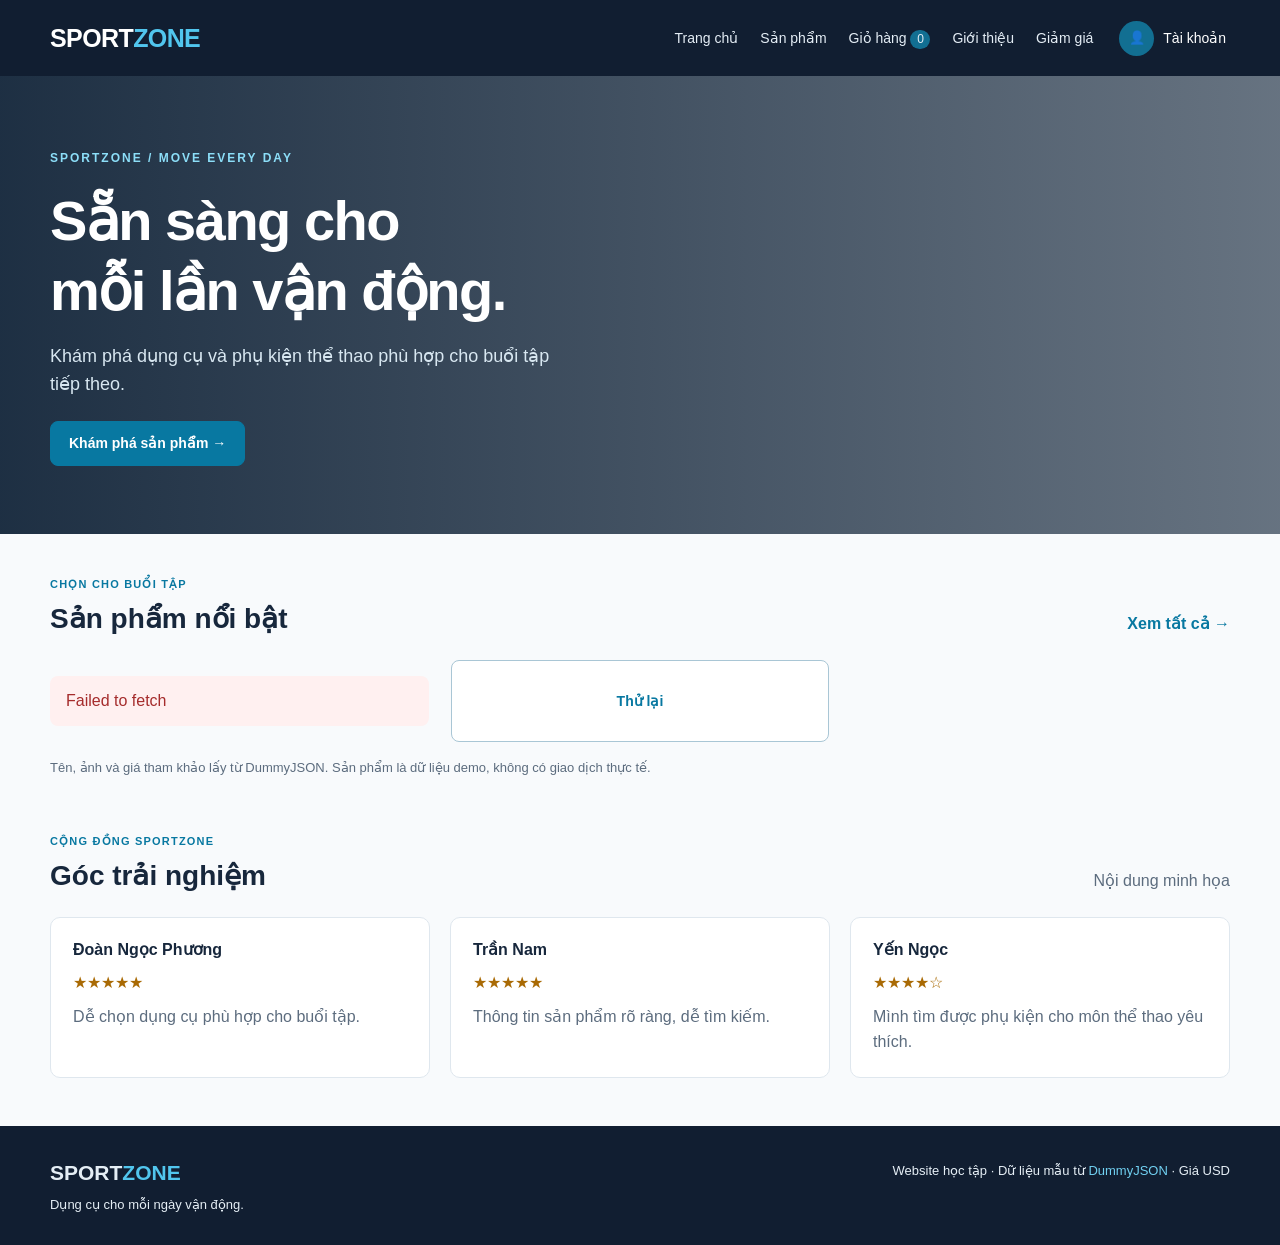
<file: index.html>
<!doctype html>
<html lang="vi"><head><meta charset="utf-8"><meta name="viewport" content="width=device-width, initial-scale=1"><meta name="description" content="SportZone - Dụng cụ và phụ kiện thể thao"><title>Trang chủ | SportZone</title><link rel="stylesheet" href="css/style.css"></head>
<body ><a class="skip-link" href="#main">Đến nội dung</a>
<nav class="navbar" aria-label="Điều hướng chính">
      <a class="logo" href="index.html" aria-label="SportZone - Trang chủ">SPORT<span>ZONE</span></a>

      <div class="menu">
        <a href="index.html">Trang chủ</a>
        <a href="products.html">Sản phẩm</a>
        <a href="cart.html">Giỏ hàng <span class="cart-badge" data-cart-count>0</span></a>
        <a href="introduce.html">Giới thiệu</a>
        <a href="sale.html">Giảm giá</a>

        <!-- Khu vực tài khoản -->
        <div class="account-area" id="accountArea">
          <button class="account-btn" id="accountBtn" type="button">
            <span class="user-icon">👤</span>
            <span id="accountLabel">Tài khoản</span>
          </button>

          <div class="account-dropdown" id="accountDropdown">
            <div class="account-info">
              <div class="dropdown-avatar" id="dropdownAvatar">N</div>

              <div>
                <strong id="dropdownName">Tài khoản</strong>
                <p id="dropdownEmail"></p>
              </div>
            </div>

            <hr />

            <button type="button" id="logoutBtn" class="logout-btn">
              Đăng xuất
            </button>
          </div>
        </div>
      </div>
    </nav>
<main id="main"><section class="banner"><div class="container hero-copy"><span class="hero-kicker">SPORTZONE / MOVE EVERY DAY</span><h1>Sẵn sàng cho<br>mỗi lần vận động.</h1><p>Khám phá dụng cụ và phụ kiện thể thao phù hợp cho buổi tập tiếp theo.</p><a class="button" href="products.html">Khám phá sản phẩm →</a></div></section>
<section class="container section-space"><div class="section-heading"><div><span class="eyebrow">CHỌN CHO BUỔI TẬP</span><h2>Sản phẩm nổi bật</h2></div><a class="text-link" href="products.html">Xem tất cả →</a></div><div class="products featured-products" id="featured-products" aria-live="polite"></div><p class="source-note">Tên, ảnh và giá tham khảo lấy từ DummyJSON. Sản phẩm là dữ liệu demo, không có giao dịch thực tế.</p></section>
<section class="container section-space"><div class="section-heading"><div><span class="eyebrow">CỘNG ĐỒNG SPORTZONE</span><h2>Góc trải nghiệm</h2></div><span class="muted">Nội dung minh họa</span></div><div class="reviews"><article class="review"><h3>Đoàn Ngọc Phương</h3><p class="stars" aria-label="5 sao">★★★★★</p><p>Dễ chọn dụng cụ phù hợp cho buổi tập.</p></article><article class="review"><h3>Trần Nam</h3><p class="stars" aria-label="5 sao">★★★★★</p><p>Thông tin sản phẩm rõ ràng, dễ tìm kiếm.</p></article><article class="review"><h3>Yến Ngọc</h3><p class="stars" aria-label="4 sao">★★★★☆</p><p>Mình tìm được phụ kiện cho môn thể thao yêu thích.</p></article></div></section></main>
<footer><div class="container footer-inner"><div><strong>SPORT<span>ZONE</span></strong><p>Dụng cụ cho mỗi ngày vận động.</p></div><p>Website học tập · Dữ liệu mẫu từ <a href="https://dummyjson.com/docs/products" target="_blank" rel="noopener">DummyJSON</a> · Giá USD</p></div></footer>
<!-- Đúng thứ tự: cấu hình -> fetch -> UI/giỏ dùng chung -> script trang. -->
<script src="scripts/config.js" defer></script>
<script src="scripts/api.js" defer></script>
<script src="scripts/ui.js" defer></script>
<script src="scripts/cart-store.js" defer></script>
<script src="scripts/account.js" defer></script>
<script src="scripts/home.js" defer></script>
</body></html>
</file>
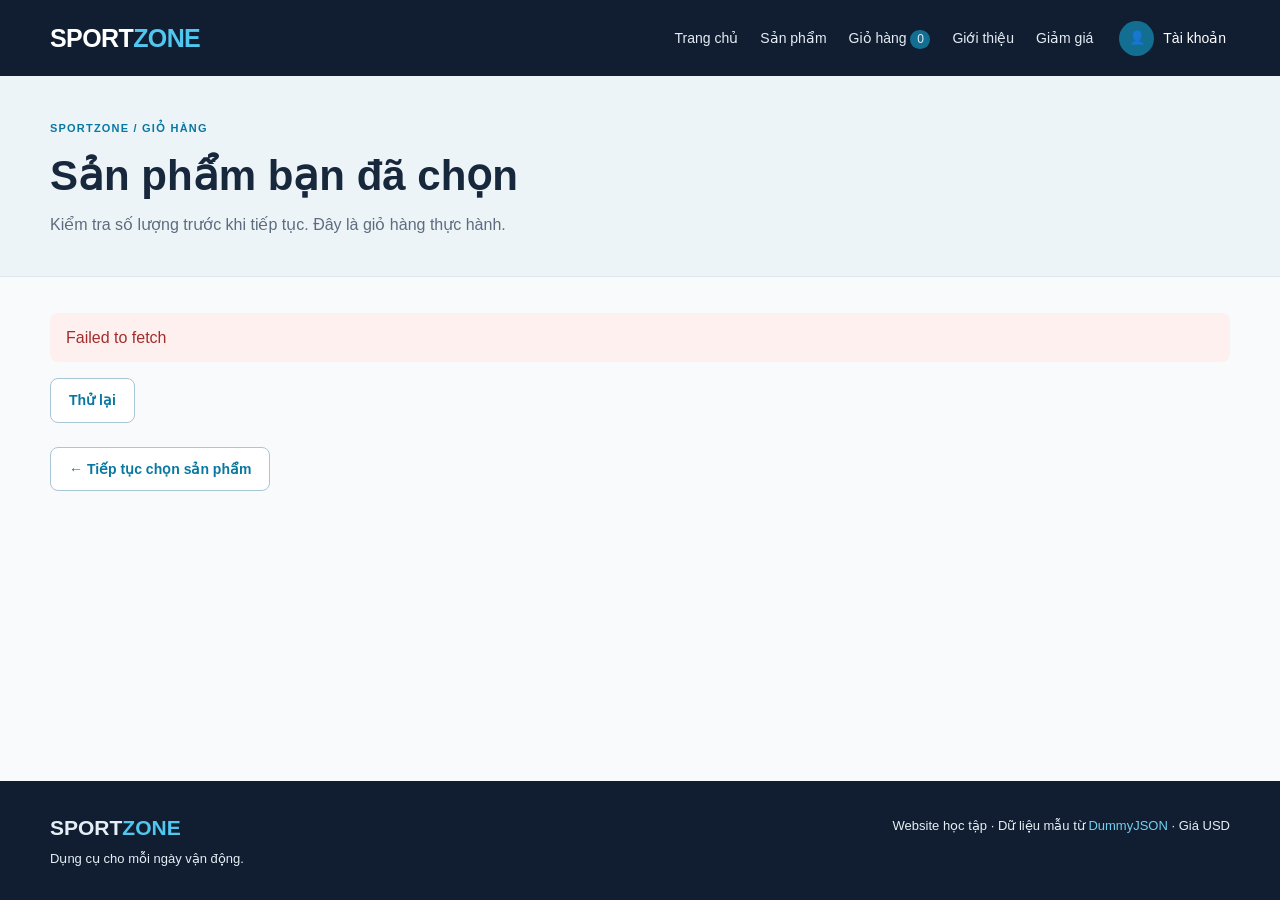
<file: cart.html>
<!doctype html>
<html lang="vi"><head><meta charset="utf-8"><meta name="viewport" content="width=device-width, initial-scale=1"><meta name="description" content="SportZone - Dụng cụ và phụ kiện thể thao"><title>Giỏ hàng | SportZone</title><link rel="stylesheet" href="css/style.css"></head>
<body ><a class="skip-link" href="#main">Đến nội dung</a>
<nav class="navbar" aria-label="Điều hướng chính">
      <a class="logo" href="index.html" aria-label="SportZone - Trang chủ">SPORT<span>ZONE</span></a>

      <div class="menu">
        <a href="index.html">Trang chủ</a>
        <a href="products.html">Sản phẩm</a>
        <a href="cart.html">Giỏ hàng <span class="cart-badge" data-cart-count>0</span></a>
        <a href="introduce.html">Giới thiệu</a>
        <a href="sale.html">Giảm giá</a>

        <!-- Khu vực tài khoản -->
        <div class="account-area" id="accountArea">
          <button class="account-btn" id="accountBtn" type="button">
            <span class="user-icon">👤</span>
            <span id="accountLabel">Tài khoản</span>
          </button>

          <div class="account-dropdown" id="accountDropdown">
            <div class="account-info">
              <div class="dropdown-avatar" id="dropdownAvatar">N</div>

              <div>
                <strong id="dropdownName">Tài khoản</strong>
                <p id="dropdownEmail"></p>
              </div>
            </div>

            <hr />

            <button type="button" id="logoutBtn" class="logout-btn">
              Đăng xuất
            </button>
          </div>
        </div>
      </div>
    </nav>
<main id="main"><header class="page-heading"><div class="container"><span class="eyebrow">SPORTZONE / GIỎ HÀNG</span><h1>Sản phẩm bạn đã chọn</h1><p>Kiểm tra số lượng trước khi tiếp tục. Đây là giỏ hàng thực hành.</p></div></header><section class="container section-space"><div id="cart-content" class="cart-list" aria-live="polite"></div><a class="button secondary" href="products.html">← Tiếp tục chọn sản phẩm</a></section><template id="cart-item-template"><article class="cart-item"><img alt=""><div><h2 class="cart-item-title"></h2><p class="cart-item-price muted"></p><div class="cart-controls"><label>Số lượng <input class="cart-quantity" type="number" min="1" step="1"></label><button class="remove-item" type="button">Xóa</button></div></div><strong class="cart-line-total"></strong></article></template></main>
<footer><div class="container footer-inner"><div><strong>SPORT<span>ZONE</span></strong><p>Dụng cụ cho mỗi ngày vận động.</p></div><p>Website học tập · Dữ liệu mẫu từ <a href="https://dummyjson.com/docs/products" target="_blank" rel="noopener">DummyJSON</a> · Giá USD</p></div></footer>
<!-- Đúng thứ tự: cấu hình -> fetch -> UI/giỏ dùng chung -> script trang. -->
<script src="scripts/config.js" defer></script>
<script src="scripts/api.js" defer></script>
<script src="scripts/ui.js" defer></script>
<script src="scripts/cart-store.js" defer></script>
<script src="scripts/account.js" defer></script>
<script src="scripts/cart.js" defer></script>
</body></html>
</file>
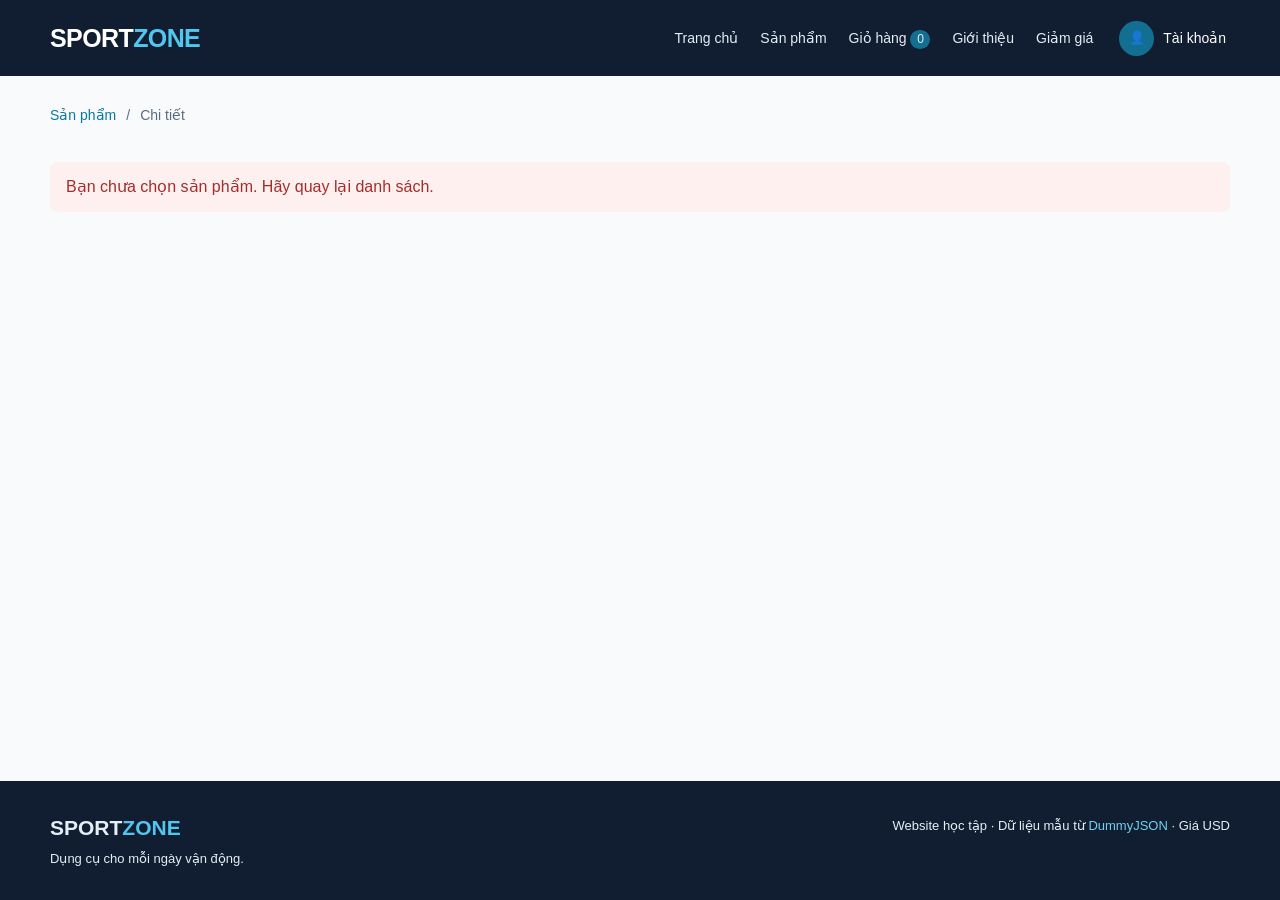
<file: detail.html>
<!doctype html>
<html lang="vi"><head><meta charset="utf-8"><meta name="viewport" content="width=device-width, initial-scale=1"><meta name="description" content="SportZone - Dụng cụ và phụ kiện thể thao"><title>Chi tiết sản phẩm | SportZone</title><link rel="stylesheet" href="css/style.css"></head>
<body ><a class="skip-link" href="#main">Đến nội dung</a>
<nav class="navbar" aria-label="Điều hướng chính">
      <a class="logo" href="index.html" aria-label="SportZone - Trang chủ">SPORT<span>ZONE</span></a>

      <div class="menu">
        <a href="index.html">Trang chủ</a>
        <a href="products.html">Sản phẩm</a>
        <a href="cart.html">Giỏ hàng <span class="cart-badge" data-cart-count>0</span></a>
        <a href="introduce.html">Giới thiệu</a>
        <a href="sale.html">Giảm giá</a>

        <!-- Khu vực tài khoản -->
        <div class="account-area" id="accountArea">
          <button class="account-btn" id="accountBtn" type="button">
            <span class="user-icon">👤</span>
            <span id="accountLabel">Tài khoản</span>
          </button>

          <div class="account-dropdown" id="accountDropdown">
            <div class="account-info">
              <div class="dropdown-avatar" id="dropdownAvatar">N</div>

              <div>
                <strong id="dropdownName">Tài khoản</strong>
                <p id="dropdownEmail"></p>
              </div>
            </div>

            <hr />

            <button type="button" id="logoutBtn" class="logout-btn">
              Đăng xuất
            </button>
          </div>
        </div>
      </div>
    </nav>
<main id="main"><div class="container breadcrumb"><a href="products.html">Sản phẩm</a><span aria-hidden="true">/</span><span id="breadcrumb-title">Chi tiết</span></div><section class="container section-space"><div id="product-detail" aria-busy="true">Đang tải thông tin sản phẩm...</div></section>
<template id="detail-template"><div class="detail-layout"><div class="detail-gallery"><div class="detail-image-box"><img class="detail-image" alt=""></div><div class="detail-thumbnails"></div></div><article class="detail-info"><span class="eyebrow">DỤNG CỤ THỂ THAO</span><h1 class="detail-title"></h1><p class="detail-rating muted"></p><p class="detail-price price"></p><p class="source-note">Giá tham khảo · USD · Sản phẩm demo</p><p class="detail-description"></p><p class="detail-stock stock"></p><form id="add-form"><label for="quantity">Số lượng</label><div class="quantity-control"><button type="button" data-step="-1" aria-label="Giảm số lượng">−</button><input id="quantity" type="number" min="1" step="1" value="1" required inputmode="numeric"><button type="button" data-step="1" aria-label="Tăng số lượng">+</button></div><div class="detail-actions"><button id="add-product" type="submit" class="button">Thêm vào giỏ hàng</button><a class="button secondary" href="cart.html">Xem giỏ hàng</a></div><p id="add-message" role="status" aria-live="polite"></p></form><dl class="product-specs"><div><dt>Thương hiệu</dt><dd class="detail-brand"></dd></div><div><dt>Mã SKU</dt><dd class="detail-sku"></dd></div><div><dt>Bảo hành mẫu</dt><dd class="detail-warranty"></dd></div><div><dt>Thông tin giao hàng nguồn</dt><dd class="detail-shipping"></dd></div></dl></article></div><section class="detail-review-section"><h2>Đánh giá từ dữ liệu nguồn</h2><p class="muted">Đây là các đánh giá mẫu do API cung cấp.</p><div class="detail-reviews reviews"></div></section></template></main>
<footer><div class="container footer-inner"><div><strong>SPORT<span>ZONE</span></strong><p>Dụng cụ cho mỗi ngày vận động.</p></div><p>Website học tập · Dữ liệu mẫu từ <a href="https://dummyjson.com/docs/products" target="_blank" rel="noopener">DummyJSON</a> · Giá USD</p></div></footer>
<!-- Đúng thứ tự: cấu hình -> fetch -> UI/giỏ dùng chung -> script trang. -->
<script src="scripts/config.js" defer></script>
<script src="scripts/api.js" defer></script>
<script src="scripts/ui.js" defer></script>
<script src="scripts/cart-store.js" defer></script>
<script src="scripts/account.js" defer></script>
<script src="scripts/detail.js" defer></script>
</body></html>
</file>
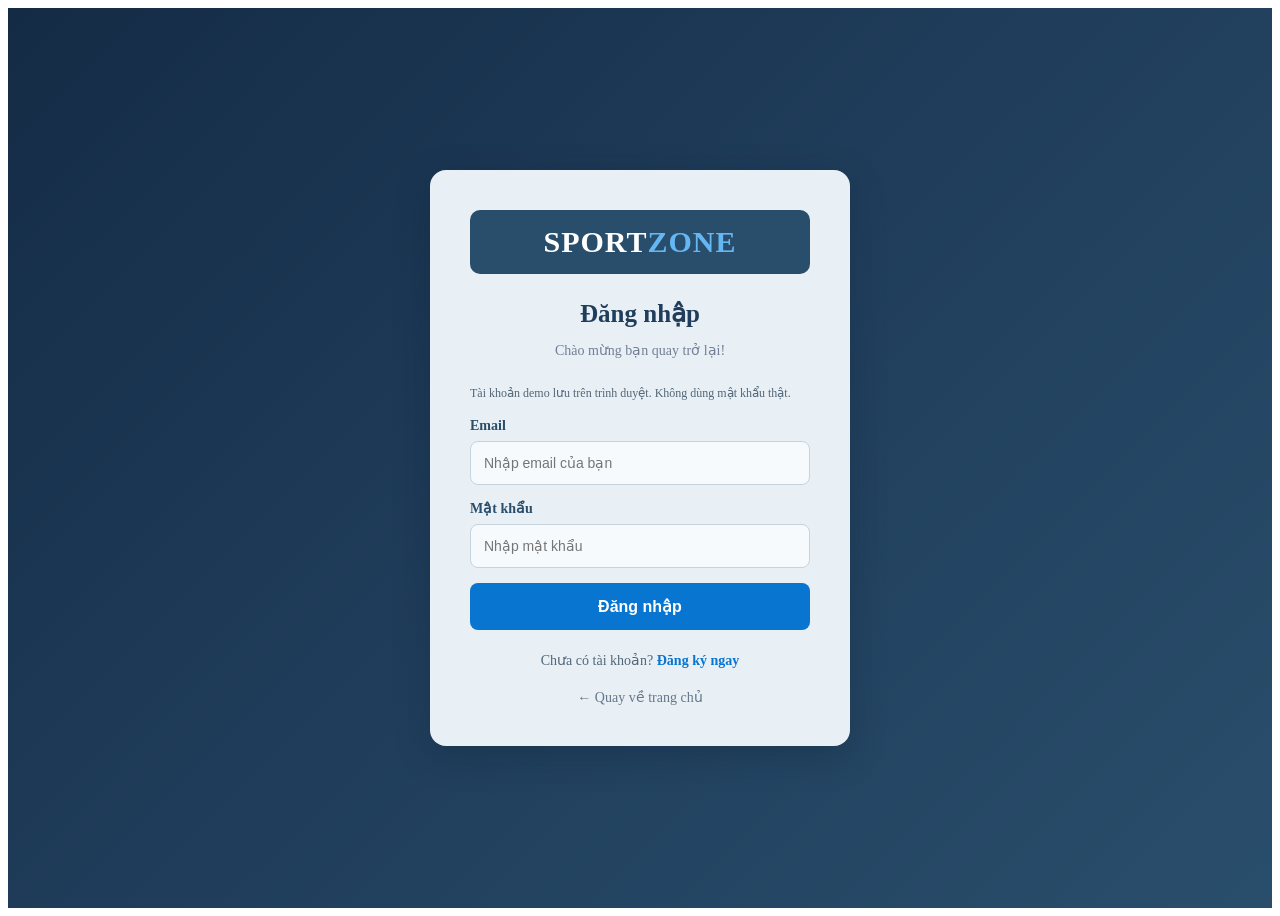
<file: login.html>
<!DOCTYPE html>
<html lang="vi">
<head>
    <meta charset="UTF-8">
    <meta name="viewport" content="width=device-width, initial-scale=1.0">
    <title>Đăng nhập - SportZone</title>
    <link rel="stylesheet" href="css/style1.css">
</head>
<body>

<div class="auth-container">
    <div class="auth-box">
        <h1>SPORT<span>ZONE</span></h1>
        <h2>Đăng nhập</h2>
        <p class="auth-desc">Chào mừng bạn quay trở lại!</p>

        <p class="auth-demo-note">Tài khoản demo lưu trên trình duyệt. Không dùng mật khẩu thật.</p><form>
            <label for="email">Email</label>
            <input id="email" autocomplete="username" type="email" placeholder="Nhập email của bạn" required>

            <label for="password">Mật khẩu</label>
            <input id="password" autocomplete="current-password" type="password" placeholder="Nhập mật khẩu" required>

            <!-- Ghi nhớ/quên mật khẩu: chỉ thêm khi đã xử lý được luồng. -->

            <button type="submit" class="auth-button">
                Đăng nhập
            </button>
        </form>

        <p class="auth-switch">
            Chưa có tài khoản?
            <a href="register.html">Đăng ký ngay</a>
        </p>

        <a href="index.html" class="back-home">← Quay về trang chủ</a>
    </div>
</div>
<script src="./scripts/login.js"></script>

</body>
</html>
</file>
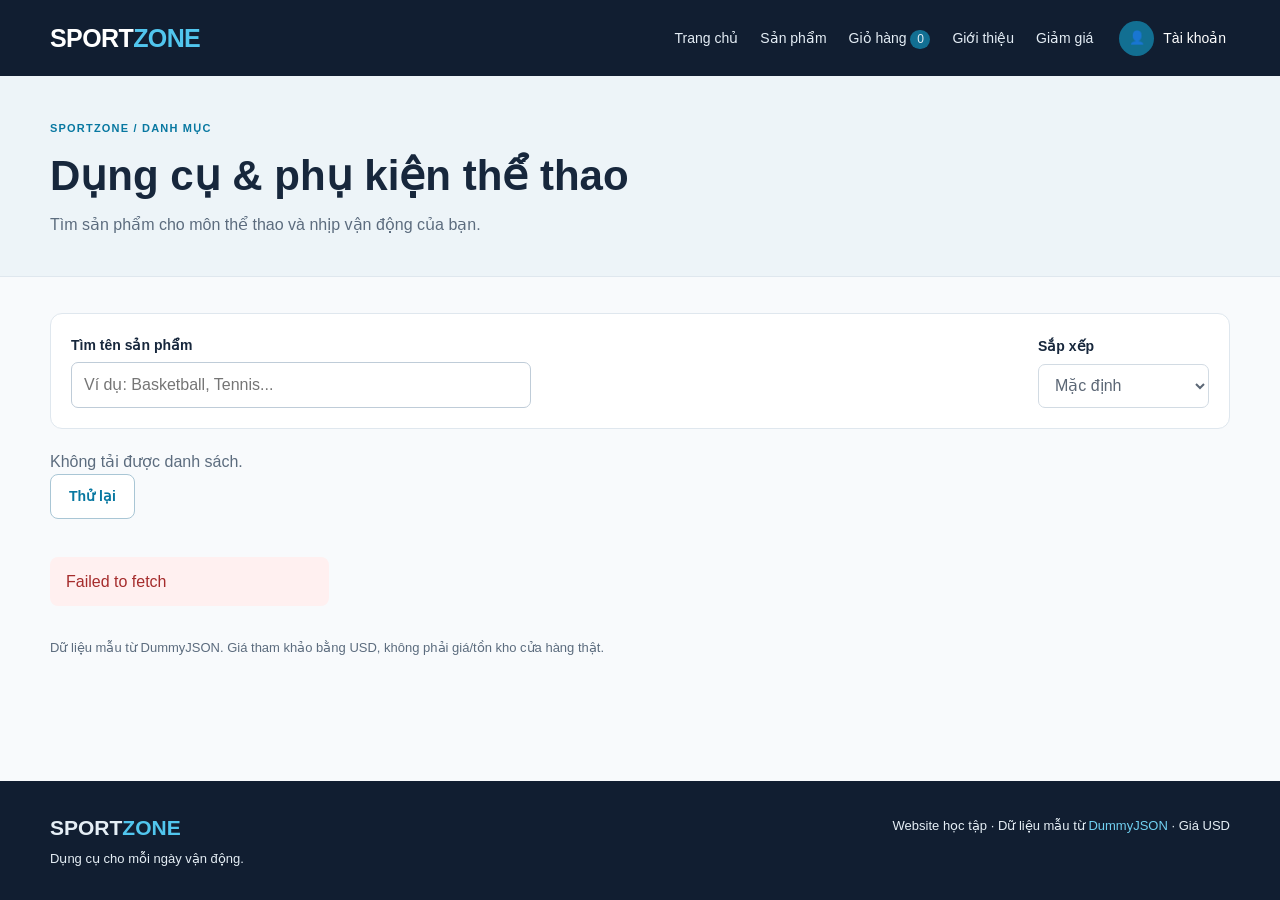
<file: products.html>
<!doctype html>
<html lang="vi"><head><meta charset="utf-8"><meta name="viewport" content="width=device-width, initial-scale=1"><meta name="description" content="SportZone - Dụng cụ và phụ kiện thể thao"><title>Sản phẩm | SportZone</title><link rel="stylesheet" href="css/style.css"></head>
<body ><a class="skip-link" href="#main">Đến nội dung</a>
<nav class="navbar" aria-label="Điều hướng chính">
      <a class="logo" href="index.html" aria-label="SportZone - Trang chủ">SPORT<span>ZONE</span></a>

      <div class="menu">
        <a href="index.html">Trang chủ</a>
        <a href="products.html">Sản phẩm</a>
        <a href="cart.html">Giỏ hàng <span class="cart-badge" data-cart-count>0</span></a>
        <a href="introduce.html">Giới thiệu</a>
        <a href="sale.html">Giảm giá</a>

        <!-- Khu vực tài khoản -->
        <div class="account-area" id="accountArea">
          <button class="account-btn" id="accountBtn" type="button">
            <span class="user-icon">👤</span>
            <span id="accountLabel">Tài khoản</span>
          </button>

          <div class="account-dropdown" id="accountDropdown">
            <div class="account-info">
              <div class="dropdown-avatar" id="dropdownAvatar">N</div>

              <div>
                <strong id="dropdownName">Tài khoản</strong>
                <p id="dropdownEmail"></p>
              </div>
            </div>

            <hr />

            <button type="button" id="logoutBtn" class="logout-btn">
              Đăng xuất
            </button>
          </div>
        </div>
      </div>
    </nav>
<main id="main"><header class="page-heading"><div class="container"><span class="eyebrow">SPORTZONE / DANH MỤC</span><h1>Dụng cụ & phụ kiện thể thao</h1><p>Tìm sản phẩm cho môn thể thao và nhịp vận động của bạn.</p></div></header><section class="container section-space"><div class="catalog-toolbar"><div class="search-field"><label for="product-search">Tìm tên sản phẩm</label><input id="product-search" type="search" maxlength="100" placeholder="Ví dụ: Basketball, Tennis..." disabled></div><div><label for="product-sort">Sắp xếp</label><select id="product-sort" disabled><option value="default">Mặc định</option><option value="low">Giá thấp đến cao</option><option value="high">Giá cao đến thấp</option></select></div></div><p id="product-status" class="muted" role="status" aria-live="polite">Đang chuẩn bị dữ liệu...</p><button id="product-retry" type="button" class="button secondary" hidden>Thử lại</button><div id="product-list" class="products" aria-busy="true"></div><noscript><p class="notice">Hãy bật JavaScript để xem sản phẩm.</p></noscript><p class="source-note">Dữ liệu mẫu từ DummyJSON. Giá tham khảo bằng USD, không phải giá/tồn kho cửa hàng thật.</p></section></main>
<footer><div class="container footer-inner"><div><strong>SPORT<span>ZONE</span></strong><p>Dụng cụ cho mỗi ngày vận động.</p></div><p>Website học tập · Dữ liệu mẫu từ <a href="https://dummyjson.com/docs/products" target="_blank" rel="noopener">DummyJSON</a> · Giá USD</p></div></footer>
<!-- Đúng thứ tự: cấu hình -> fetch -> UI/giỏ dùng chung -> script trang. -->
<script src="scripts/config.js" defer></script>
<script src="scripts/api.js" defer></script>
<script src="scripts/ui.js" defer></script>
<script src="scripts/cart-store.js" defer></script>
<script src="scripts/account.js" defer></script>
<script src="scripts/products.js" defer></script>
</body></html>
</file>
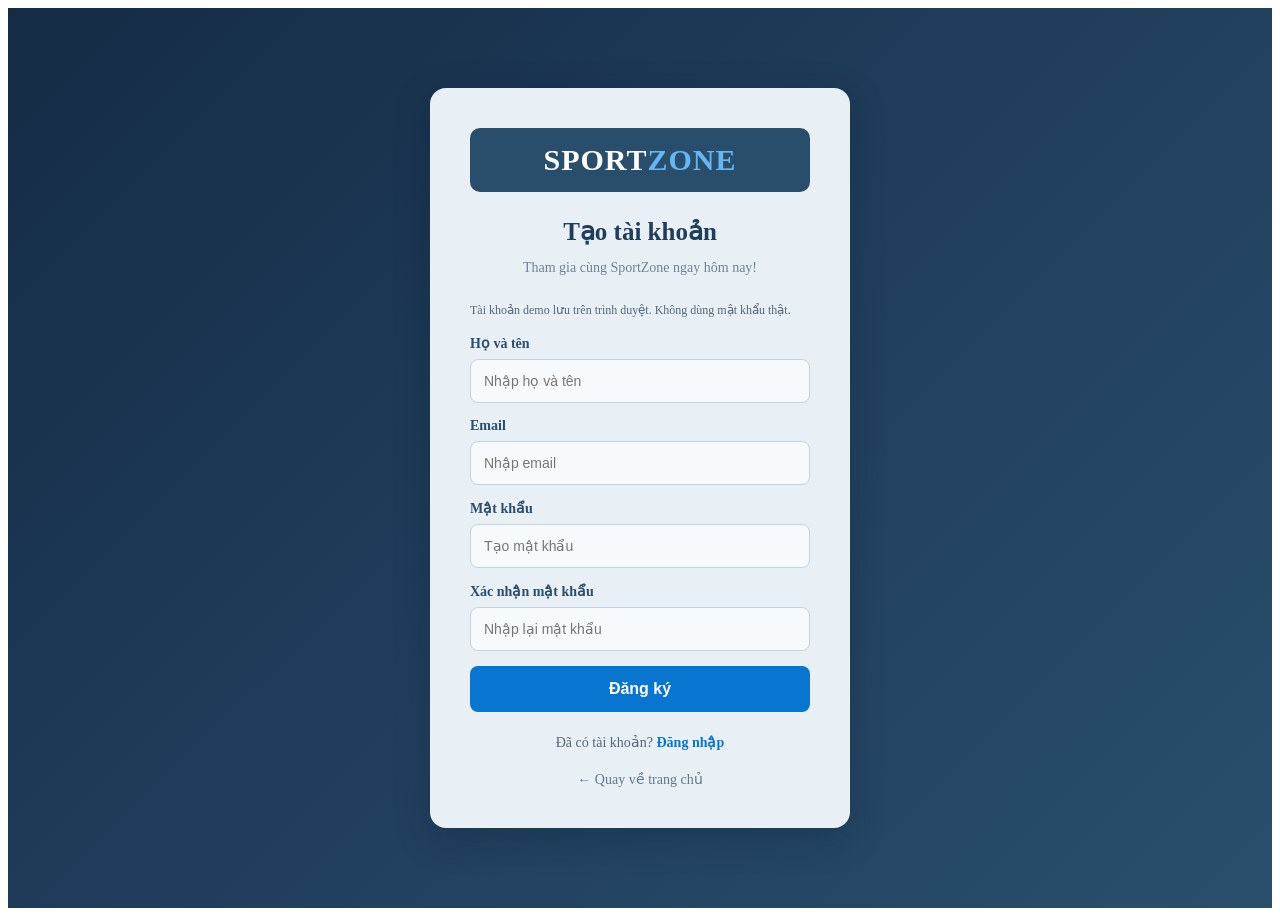
<file: register.html>
<!DOCTYPE html>
<html lang="vi">
<head>
    <meta charset="UTF-8">
    <meta name="viewport" content="width=device-width, initial-scale=1.0">
    <title>Đăng ký - SportZone</title>
    <link rel="stylesheet" href="css/style1.css">
</head>
<body>

<div class="auth-container">
    <div class="auth-box">

        <h1>SPORT<span>ZONE</span></h1>

        <h2>Tạo tài khoản</h2>
        <p class="auth-desc">
            Tham gia cùng SportZone ngay hôm nay!
        </p>

        <p class="auth-demo-note">Tài khoản demo lưu trên trình duyệt. Không dùng mật khẩu thật.</p><form id="registerForm">

            <label for="username">Họ và tên</label>
            <input
                type="text"
                id="username"
                placeholder="Nhập họ và tên"
                required
            >

            <label for="email">Email</label>
            <input
                type="email"
                id="email"
                placeholder="Nhập email"
                required
            >

            <label for="password">Mật khẩu</label>
            <input
                type="password"
                id="password"
                placeholder="Tạo mật khẩu"
                required
            >

            <label for="confirmPassword">Xác nhận mật khẩu</label>
            <input
                type="password"
                id="confirmPassword"
                placeholder="Nhập lại mật khẩu"
                required
            >

            <button type="submit" class="auth-button">
                Đăng ký
            </button>

        </form>

        <p class="auth-switch">
            Đã có tài khoản?
            <a href="login.html">Đăng nhập</a>
        </p>

        <a href="index.html" class="back-home">
            ← Quay về trang chủ
        </a>

    </div>
</div>

<script src="./scripts/register.js"></script>

</body>
</html>
</file>
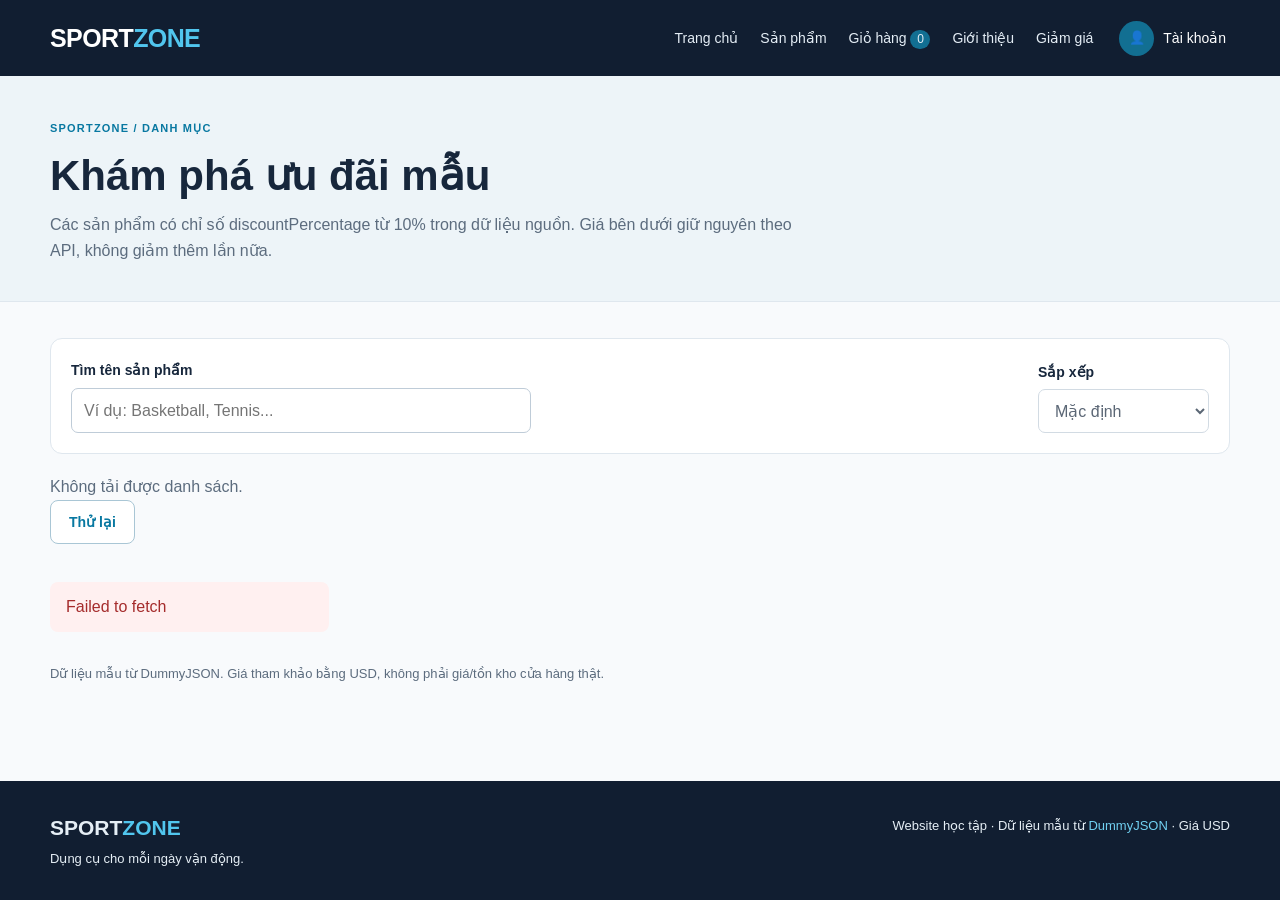
<file: sale.html>
<!doctype html>
<html lang="vi"><head><meta charset="utf-8"><meta name="viewport" content="width=device-width, initial-scale=1"><meta name="description" content="SportZone - Dụng cụ và phụ kiện thể thao"><title>Ưu đãi | SportZone</title><link rel="stylesheet" href="css/style.css"></head>
<body data-view="sale"><a class="skip-link" href="#main">Đến nội dung</a>
<nav class="navbar" aria-label="Điều hướng chính">
      <a class="logo" href="index.html" aria-label="SportZone - Trang chủ">SPORT<span>ZONE</span></a>

      <div class="menu">
        <a href="index.html">Trang chủ</a>
        <a href="products.html">Sản phẩm</a>
        <a href="cart.html">Giỏ hàng <span class="cart-badge" data-cart-count>0</span></a>
        <a href="introduce.html">Giới thiệu</a>
        <a href="sale.html">Giảm giá</a>

        <!-- Khu vực tài khoản -->
        <div class="account-area" id="accountArea">
          <button class="account-btn" id="accountBtn" type="button">
            <span class="user-icon">👤</span>
            <span id="accountLabel">Tài khoản</span>
          </button>

          <div class="account-dropdown" id="accountDropdown">
            <div class="account-info">
              <div class="dropdown-avatar" id="dropdownAvatar">N</div>

              <div>
                <strong id="dropdownName">Tài khoản</strong>
                <p id="dropdownEmail"></p>
              </div>
            </div>

            <hr />

            <button type="button" id="logoutBtn" class="logout-btn">
              Đăng xuất
            </button>
          </div>
        </div>
      </div>
    </nav>
<main id="main"><header class="page-heading"><div class="container"><span class="eyebrow">SPORTZONE / DANH MỤC</span><h1>Khám phá ưu đãi mẫu</h1><p>Các sản phẩm có chỉ số discountPercentage từ 10% trong dữ liệu nguồn. Giá bên dưới giữ nguyên theo API, không giảm thêm lần nữa.</p></div></header><section class="container section-space"><div class="catalog-toolbar"><div class="search-field"><label for="product-search">Tìm tên sản phẩm</label><input id="product-search" type="search" maxlength="100" placeholder="Ví dụ: Basketball, Tennis..." disabled></div><div><label for="product-sort">Sắp xếp</label><select id="product-sort" disabled><option value="default">Mặc định</option><option value="low">Giá thấp đến cao</option><option value="high">Giá cao đến thấp</option></select></div></div><p id="product-status" class="muted" role="status" aria-live="polite">Đang chuẩn bị dữ liệu...</p><button id="product-retry" type="button" class="button secondary" hidden>Thử lại</button><div id="product-list" class="products" aria-busy="true"></div><noscript><p class="notice">Hãy bật JavaScript để xem sản phẩm.</p></noscript><p class="source-note">Dữ liệu mẫu từ DummyJSON. Giá tham khảo bằng USD, không phải giá/tồn kho cửa hàng thật.</p></section></main>
<footer><div class="container footer-inner"><div><strong>SPORT<span>ZONE</span></strong><p>Dụng cụ cho mỗi ngày vận động.</p></div><p>Website học tập · Dữ liệu mẫu từ <a href="https://dummyjson.com/docs/products" target="_blank" rel="noopener">DummyJSON</a> · Giá USD</p></div></footer>
<!-- Đúng thứ tự: cấu hình -> fetch -> UI/giỏ dùng chung -> script trang. -->
<script src="scripts/config.js" defer></script>
<script src="scripts/api.js" defer></script>
<script src="scripts/ui.js" defer></script>
<script src="scripts/cart-store.js" defer></script>
<script src="scripts/account.js" defer></script>
<script src="scripts/products.js" defer></script>
</body></html>
</file>
<file: css/style.css>
/* SPORTZONE — CSS cơ bản dùng chung; tên class bám sát từng khối HTML. */
:root { --ink:#17273c; --muted:#5c6c7e; --primary:#0878a1; --primary-dark:#075f80; --line:#dfe7ee; --soft:#f2f6f9; }
* { box-sizing:border-box; }
body { margin:0; font-family:Arial,sans-serif; color:var(--ink); background:#f8fafc; line-height:1.6; min-height:100vh; display:flex; flex-direction:column; }
main, .page { flex:1; }
a { color:var(--primary); text-decoration:none; }
button,input,select { font:inherit; }
button,a,input,select { -webkit-tap-highlight-color:transparent; }
button { cursor:pointer; }
button:disabled { cursor:not-allowed; opacity:.55; }
:focus-visible { outline:3px solid #38bdf8; outline-offset:3px; }
[hidden] { display:none !important; }
h1,h2,h3,p { margin:0; }
h1,h2,h3 { line-height:1.25; overflow-wrap:anywhere; }
h1 { font-size:clamp(28px,4vw,42px); }
h2 { font-size:clamp(22px,3vw,28px); }
.container { width:calc(100% - 40px); max-width:1180px; margin-inline:auto; }
.section-space { margin-top:36px; margin-bottom:48px; }
.page { margin-block:36px; }
.page > h1 { margin-bottom:28px; }
.navbar { background:#111e31; color:white; min-height:76px; padding:14px max(20px,calc((100% - 1180px)/2)); display:flex; align-items:center; justify-content:space-between; gap:24px; flex-wrap:wrap; }
.logo { color:white; font-size:25px; font-weight:800; letter-spacing:-.6px; white-space:nowrap; }
.logo span, .footer-inner strong span { color:#51c6ee; }
.menu { display:flex; align-items:center; flex-wrap:wrap; gap:22px; }
.menu > a { color:#e4edf5; font-size:14px; padding:8px 0; }
.menu > a:hover { color:#70d2f2; }
.cart-badge { display:inline-block; min-width:20px; border-radius:12px; padding:0 5px; background:#126f92; text-align:center; font-size:12px; }
.banner { background:linear-gradient(90deg,#0d2035ed,#0d20359e),url('https://images.unsplash.com/photo-1552674605-db6ffd4facb5?auto=format&fit=crop&w=1400&q=80') center/cover; color:white; }
.hero-copy { padding-block:68px; }
.hero-kicker { font-size:12px; letter-spacing:2px; font-weight:700; color:#8cdef8; }
.banner h1 { font-size:clamp(36px,5vw,56px); max-width:650px; margin:16px 0; letter-spacing:-1.5px; }
.banner p { max-width:530px; color:#d8e7f1; font-size:18px; margin-bottom:22px; }
.button { display:inline-flex; justify-content:center; align-items:center; gap:8px; min-height:44px; background:var(--primary); color:white; padding:10px 18px; border:1px solid var(--primary); border-radius:8px; font-weight:600; font-size:14px; }
.button:hover { background:var(--primary-dark); color:white; }
.button.secondary { background:white; color:var(--primary); border-color:#a9c6d5; }
.button.secondary:hover { background:#eaf5fa; }
.text-link { font-weight:600; white-space:nowrap; }
.section-heading { display:flex; flex-wrap:wrap; align-items:end; justify-content:space-between; gap:20px; margin-bottom:24px; }
.eyebrow { color:var(--primary); font-weight:700; font-size:11px; letter-spacing:1.2px; }
.section-heading h2 { margin-top:6px; }
.page-heading { background:#edf4f8; border-bottom:1px solid var(--line); padding:38px 0; }
.page-heading h1 { margin:10px 0; }
.page-heading p { max-width:760px; color:var(--muted); }
.catalog-toolbar { display:flex; flex-wrap:wrap; justify-content:space-between; align-items:end; gap:20px; background:white; border:1px solid var(--line); border-radius:12px; padding:20px; margin-bottom:20px; }
.search-field { flex:1 1 260px; max-width:460px; }
label { display:block; font-size:14px; font-weight:600; margin-bottom:6px; }
input,select { min-height:44px; border:1px solid #bfccd8; border-radius:7px; background:white; color:var(--ink); padding:9px 12px; }
.search-field input { width:100%; }
.products { display:grid; grid-template-columns:repeat(4,minmax(0,1fr)); gap:22px; margin-top:22px; }
.featured-products { grid-template-columns:repeat(3,minmax(0,1fr)); }
.card { min-width:0; display:flex; flex-direction:column; background:white; border:1px solid var(--line); border-radius:12px; overflow:hidden; }
.card-image { display:block; background:#eff4f7; padding:16px; }
.card-image img { display:block; width:100%; height:205px; object-fit:contain; }
.card-body { display:flex; flex-direction:column; flex:1; padding:19px; gap:13px; }
.card h3 { font-size:17px; }
.card .price { margin-top:auto; }
.price { color:var(--primary); font-size:24px; font-weight:750; }
.muted { color:var(--muted); }
.source-note { color:var(--muted); font-size:13px; margin-top:16px; }
.notice { padding:12px 16px; background:#edf4f8; border-radius:8px; margin-block:16px; color:#3c566d; }
.notice.error { background:#fff0f0; color:#a52c2c; }
.notice.success { background:#e8f5ec; color:#25683b; }
.breadcrumb { display:flex; flex-wrap:wrap; gap:10px; margin-top:28px; color:var(--muted); font-size:14px; }
#breadcrumb-title { overflow-wrap:anywhere; }
.detail-layout { display:grid; grid-template-columns:minmax(0,1fr) minmax(0,1fr); gap:44px; align-items:start; }
.detail-image-box { padding:32px; border:1px solid var(--line); border-radius:14px; background:white; }
.detail-image { display:block; width:100%; height:430px; object-fit:contain; }
.detail-thumbnails { display:flex; flex-wrap:wrap; gap:10px; margin-top:14px; }
.detail-thumbnails button { width:76px; height:76px; border:1px solid var(--line); border-radius:8px; padding:5px; background:white; }
.detail-thumbnails button[aria-pressed=true] { border:2px solid var(--primary); }
.detail-thumbnails img { width:100%; height:100%; object-fit:contain; }
.detail-title { margin:10px 0 12px; font-size:clamp(27px,3vw,38px); }
.detail-price { font-size:34px; margin-top:18px; }
.detail-info .source-note { margin-top:2px; }
.detail-description { margin-top:20px; color:var(--muted); overflow-wrap:anywhere; }
.stock { margin:16px 0; color:#2f6b48; font-size:14px; }
.quantity-control { display:flex; width:160px; margin-bottom:18px; }
.quantity-control button { width:44px; background:var(--soft); border:1px solid #bfccd8; font-size:20px; }
.quantity-control input { width:72px; text-align:center; border-radius:0; }
.detail-actions { display:flex; gap:12px; flex-wrap:wrap; }
.product-specs { margin-top:24px; border-top:1px solid var(--line); font-size:14px; }
.product-specs > div { display:grid; grid-template-columns:145px minmax(0,1fr); gap:16px; padding:12px 0; border-bottom:1px solid var(--line); }
dd { margin:0; color:var(--muted); overflow-wrap:anywhere; }
.detail-review-section { margin-top:44px; }
.detail-review-section > p { margin-block:12px 20px; }
.reviews { display:grid; grid-template-columns:repeat(3,minmax(0,1fr)); gap:20px; }
.review { background:white; padding:22px; border-radius:10px; border:1px solid var(--line); }
.review h3 { font-size:16px; margin-bottom:10px; }
.review p { color:var(--muted); overflow-wrap:anywhere; }
.stars { color:#a96a04 !important; margin-bottom:8px; }
.about { display:grid; grid-template-columns:1fr 1fr; gap:30px; background:white; padding:26px; border:1px solid var(--line); border-radius:12px; }
.about img { width:100%; height:320px; object-fit:cover; border-radius:8px; }
.about h2 { margin-bottom:18px; }
.about p { margin-bottom:14px; color:var(--muted); }
.cart-list { margin-bottom:24px; }
.cart-item { display:grid; grid-template-columns:110px minmax(0,1fr) auto; gap:24px; align-items:center; background:white; border:1px solid var(--line); border-radius:10px; padding:20px; margin-bottom:14px; }
.cart-item img { width:100%; height:100px; object-fit:contain; }
.cart-item h2 { font-size:18px; margin-bottom:8px; }
.cart-controls { display:flex; align-items:center; gap:18px; margin-top:12px; }
.cart-controls label { margin:0; }
.cart-quantity { width:86px; margin-left:8px; }
.remove-item { color:#a33131; background:transparent; border:0; text-decoration:underline; padding:10px; }
.cart-total { text-align:right; font-size:24px; font-weight:700; }
footer { background:#111e31; color:#e5eef5; padding:30px 0; margin-top:auto; }
.footer-inner { display:flex; flex-wrap:wrap; justify-content:space-between; gap:20px; font-size:13px; }
.footer-inner strong { font-size:21px; }
.footer-inner p { margin-top:5px; }
footer a { color:#71d1f2; }
/* Tài khoản dùng lại ID và luồng localStorage của học sinh. */
.account-area { position:relative; }
.account-btn { display:flex; align-items:center; gap:9px; background:transparent; border:0; color:white; font-size:14px; padding:4px; min-height:44px; }
.user-icon,.user-avatar,.dropdown-avatar { width:35px; height:35px; min-width:35px; border-radius:50%; display:inline-flex; align-items:center; justify-content:center; background:#126f92; color:white; font-size:13px; font-weight:700; }
.account-dropdown { display:none; position:absolute; top:52px; right:0; width:250px; max-width:calc(100vw - 40px); background:#172b42; border:1px solid #40566d; border-radius:10px; padding:16px; z-index:20; }
.account-dropdown.show { display:block; }
.account-info { display:flex; align-items:center; gap:12px; }
.account-info strong,.account-info p { overflow-wrap:anywhere; }
.account-info p { color:#c1d2e0; font-size:12px; }
.account-dropdown hr { border:0; border-top:1px solid #40566d; margin:14px 0; }
.logout-btn { width:100%; background:#29435a; color:white; border:0; border-radius:6px; padding:10px; text-align:left; }
.skip-link:not(:focus) { position:absolute; width:1px; height:1px; overflow:hidden; clip-path:inset(50%); }
.skip-link:focus { display:block; padding:12px; background:white; }
@media(max-width:1050px) { .navbar { justify-content:center; } .menu { justify-content:center; } .products { grid-template-columns:repeat(3,minmax(0,1fr)); } }
@media(max-width:750px) { .hero-copy { padding-block:46px; } .products,.featured-products { grid-template-columns:repeat(2,minmax(0,1fr)); gap:16px; } .detail-layout,.about { grid-template-columns:1fr; gap:25px; } .reviews { grid-template-columns:1fr; } .detail-image { height:320px; } .detail-image-box { padding:20px; } .cart-item { grid-template-columns:80px minmax(0,1fr); gap:16px; } .cart-line-total { grid-column:2; } .menu { gap:14px; } .cart-controls { flex-wrap:wrap; gap:8px; } .about { padding:20px; } }
@media(max-width:420px) { .products,.featured-products { grid-template-columns:1fr; } .card-image img { height:230px; } .product-specs > div { grid-template-columns:1fr; gap:4px; } .catalog-toolbar { padding:16px; } .detail-actions .button { width:100%; } }
@media(prefers-reduced-motion:reduce) { * { scroll-behavior:auto !important; } }
</file>
<file: css/style1.css>
/* ============================= */
/* LOGIN & REGISTER - SPORTZONE   */
/* ============================= */

.auth-container {
    min-height: 100vh;
    display: flex;
    justify-content: center;
    align-items: center;
    background: linear-gradient(
        135deg,
        #142b45,
        #203e5c,
        #294e6b
    );
    padding: 25px;
    box-sizing: border-box;
}

/* KHUNG ĐĂNG NHẬP / ĐĂNG KÝ */

.auth-box {
    width: 100%;
    max-width: 420px;
    background: #e8eff5;
    padding: 40px;
    border-radius: 16px;
    box-shadow: 0 10px 35px rgba(10, 30, 50, 0.3);
    box-sizing: border-box;
}

/* LOGO */

.auth-box h1 {
    text-align: center;
    font-size: 30px;
    margin: 0 0 25px;
    padding: 15px;
    background: #294e6b;
    border-radius: 10px;
    color: white;
    letter-spacing: 1px;
}

.auth-box h1 span {
    color: #65b7f3;
}

/* TIÊU ĐỀ */

.auth-box h2 {
    text-align: center;
    margin-bottom: 8px;
    color: #203e5c;
    font-size: 25px;
}

.auth-desc {
    text-align: center;
    color: #718096;
    margin-bottom: 25px;
    font-size: 14px;
}

/* FORM */

.auth-box form label {
    display: block;
    margin: 15px 0 7px;
    font-weight: bold;
    color: #294e6b;
    font-size: 14px;
}

.auth-box form input:not([type="checkbox"]) {
    width: 100%;
    padding: 13px;
    border: 1px solid #c5d3df;
    border-radius: 8px;
    outline: none;
    background: #f7fafd;
    color: #203e5c;
    font-size: 14px;
    box-sizing: border-box;
    transition: 0.3s;
}

.auth-box form input:focus {
    border-color: #348ac7;
    box-shadow: 0 0 5px rgba(52, 138, 199, 0.2);
}

/* GHI NHỚ VÀ QUÊN MẬT KHẨU */

.auth-options {
    display: flex;
    justify-content: space-between;
    align-items: center;
    margin: 15px 0;
    font-size: 13px;
}

.auth-options a {
    color: #0875d1;
    text-decoration: none;
}

.auth-options a:hover {
    text-decoration: underline;
}

.remember {
    display: flex !important;
    align-items: center;
    gap: 5px;
    margin: 0 !important;
    font-weight: normal !important;
}

/* NÚT ĐĂNG NHẬP / ĐĂNG KÝ */

.auth-button {
    width: 100%;
    padding: 14px;
    background: #0875d1;
    color: white;
    border: none;
    border-radius: 8px;
    font-size: 16px;
    font-weight: bold;
    cursor: pointer;
    margin-top: 15px;
    transition: 0.3s;
}

.auth-button:hover {
    background: #065da8;
    transform: translateY(-2px);
}

/* CHUYỂN ĐỔI LOGIN / REGISTER */

.auth-switch {
    text-align: center;
    margin-top: 22px;
    font-size: 14px;
    color: #536779;
}

.auth-switch a {
    color: #0875d1;
    font-weight: bold;
    text-decoration: none;
}

.auth-switch a:hover {
    text-decoration: underline;
}

/* QUAY VỀ TRANG CHỦ */

.back-home {
    display: block;
    text-align: center;
    margin-top: 20px;
    color: #64788a;
    text-decoration: none;
    font-size: 14px;
    transition: 0.3s;
}

.back-home:hover {
    color: #0875d1;
}

/* RESPONSIVE */

@media (max-width: 480px) {
    .auth-container {
        padding: 15px;
    }

    .auth-box {
        padding: 25px;
    }

    .auth-box h1 {
        font-size: 25px;
    }
}

.auth-demo-note { font-size:12px; line-height:1.5; color:#536779; margin-bottom:16px; }
</file>
